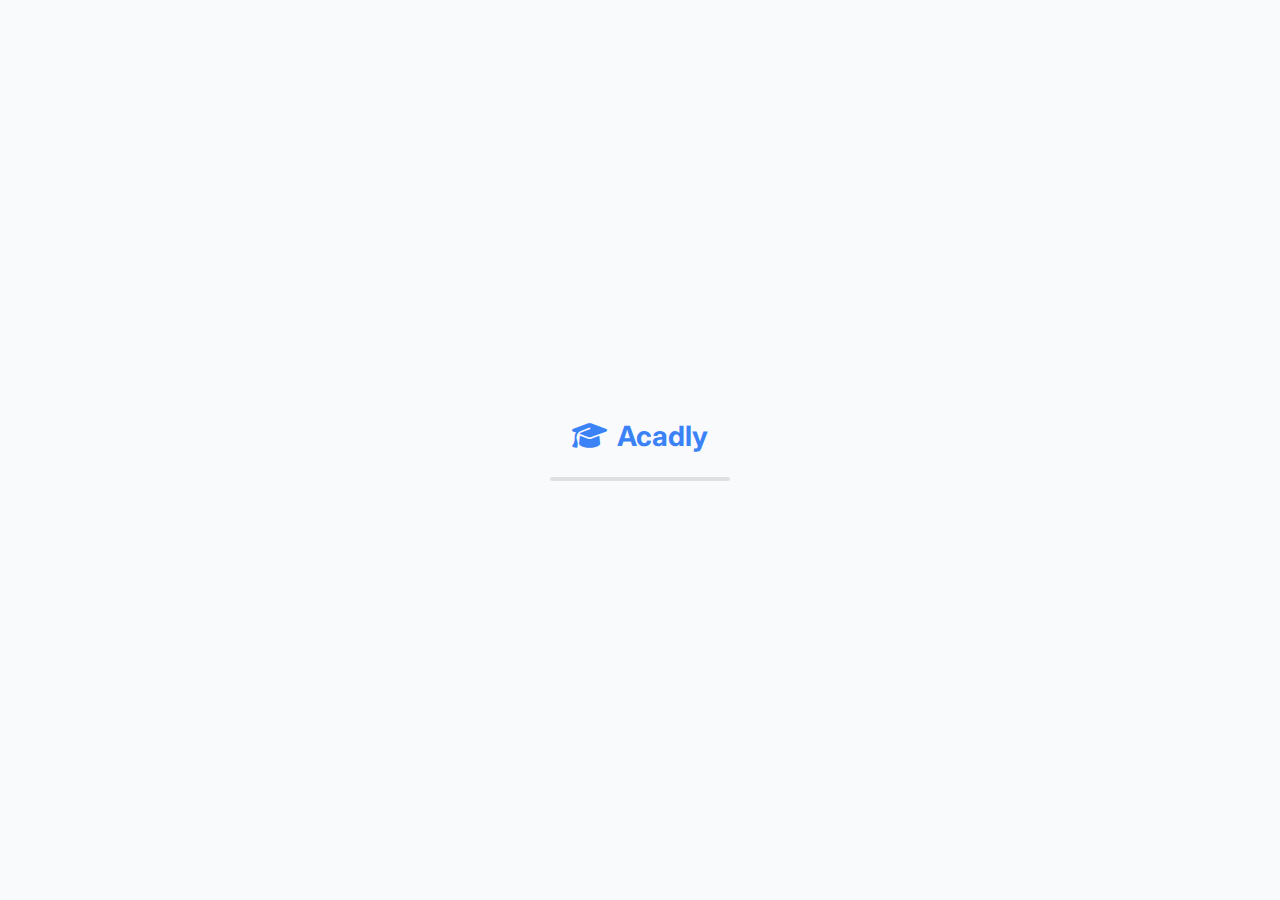
<file: index.html>
<!DOCTYPE html>
<html lang="pt-BR">

<head>
    <meta charset="UTF-8">
    <meta name="viewport" content="width=device-width, initial-scale=1.0">
    <title>Acadly - Revolucionando sua Vida Acadêmica</title>
    <link rel="stylesheet" href="https://cdnjs.cloudflare.com/ajax/libs/font-awesome/6.4.0/css/all.min.css">
    <link href="https://fonts.googleapis.com/css2?family=Inter:wght@300;400;500;600;700;800&display=swap"
        rel="stylesheet">
    <style>
        :root {
            --primary: #2563eb;
            --primary-light: #3b82f6;
            --primary-dark: #1d4ed8;
            --primary-extra-light: #93c5fd;
            --dark: #020617;
            --darker: #030712;
            --light: #e2e8f0;
            --lighter: #f8fafc;
            --card-bg: rgba(15, 23, 42, 0.8);
            --card-border: rgba(59, 130, 246, 0.2);
            --text: #f8fafc;
            --text-secondary: #94a3b8;
            --bg: #010409;
            --bg-gradient: linear-gradient(135deg, #020617 0%, #030712 100%);
            --border-radius: 12px;
            --transition: all 0.3s cubic-bezier(0.4, 0, 0.2, 1);
            --shadow: 0 4px 6px -1px rgba(0, 0, 0, 0.1), 0 2px 4px -1px rgba(0, 0, 0, 0.06);
            --success: #10b981;
            --warning: #f59e0b;
            --error: #ef4444;
        }

        .light-mode {
            --primary: #3b82f6;
            --primary-light: #60a5fa;
            --primary-dark: #2563eb;
            --primary-extra-light: #bfdbfe;
            --dark: #ffffff;
            --darker: #f8fafc;
            --light: #1e293b;
            --lighter: #0f172a;
            --card-bg: rgba(255, 255, 255, 0.95);
            --card-border: rgba(203, 213, 225, 0.5);
            --text: #1e293b;
            --text-secondary: #64748b;
            --bg: #f8fafc;
            --bg-gradient: linear-gradient(135deg, #f1f5f9 0%, #e2e8f0 100%);
            --shadow: 0 4px 6px -1px rgba(0, 0, 0, 0.05), 0 2px 4px -1px rgba(0, 0, 0, 0.02);
            --success: #059669;
            --warning: #d97706;
            --error: #dc2626;
        }

        * {
            margin: 0;
            padding: 0;
            box-sizing: border-box;
            font-family: 'Inter', -apple-system, BlinkMacSystemFont, sans-serif;
        }

        body {
            background: var(--bg);
            color: var(--text);
            min-height: 100vh;
            overflow-x: hidden;
            display: flex;
            flex-direction: column;
            transition: background 0.3s ease, color 0.3s ease;
            position: relative;
        }

        /* Efeito de gradiente simplificado */
        .gradient-bg {
            position: fixed;
            top: 0;
            left: 0;
            width: 100%;
            height: 100%;
            z-index: -2;
            background: var(--bg-gradient);
        }

        header {
            padding: 16px 24px;
            display: flex;
            justify-content: space-between;
            align-items: center;
            background-color: var(--dark);
            position: relative;
            z-index: 10;
            box-shadow: var(--shadow);
            border-bottom: 1px solid var(--card-border);
            transition: var(--transition);
        }

        .light-mode header {
            background-color: var(--dark);
            border-bottom: 1px solid var(--card-border);
        }

        .logo {
            display: flex;
            align-items: center;
            gap: 10px;
            font-size: 22px;
            font-weight: 700;
            color: var(--primary-light);
            text-decoration: none;
            transition: var(--transition);
        }

        .logo:hover {
            color: var(--primary);
            transform: scale(1.02);
        }

        .logo i {
            font-size: 24px;
            transition: var(--transition);
        }

        .header-controls {
            display: flex;
            gap: 12px;
            align-items: center;
        }

        .theme-toggle {
            width: 44px;
            height: 24px;
            background-color: var(--card-bg);
            border-radius: 50px;
            position: relative;
            cursor: pointer;
            border: none;
            display: flex;
            align-items: center;
            padding: 0 4px;
            transition: var(--transition);
            border: 1px solid var(--card-border);
        }

        .theme-toggle::after {
            content: '';
            position: absolute;
            width: 18px;
            height: 18px;
            border-radius: 50%;
            background-color: var(--primary-light);
            left: 3px;
            transition: var(--transition);
        }

        .light-mode .theme-toggle::after {
            left: calc(100% - 21px);
            background-color: var(--primary);
        }

        .github-btn {
            display: flex;
            align-items: center;
            gap: 8px;
            padding: 8px 14px;
            background-color: var(--card-bg);
            color: var(--text);
            border-radius: var(--border-radius);
            text-decoration: none;
            font-weight: 600;
            font-size: 14px;
            transition: var(--transition);
            border: 1px solid var(--card-border);
        }

        .github-btn:hover {
            background-color: var(--primary);
            color: white;
        }

        main {
            flex: 1;
            display: flex;
            flex-direction: column;
            justify-content: center;
            padding: 24px;
            overflow: hidden;
            position: relative;
        }

        .hero {
            text-align: center;
            margin-bottom: 32px;
            padding: 0 20px;
            position: relative;
            z-index: 1;
        }

        .hero h1 {
            font-size: clamp(2rem, 2.5vw, 3rem);
            margin-bottom: 16px;
            color: var(--primary);
            line-height: 1.2;
            font-weight: 700;
        }

        .hero p {
            font-size: clamp(1rem, 2vw, 1.1rem);
            color: var(--text-secondary);
            max-width: 700px;
            margin: 0 auto;
            line-height: 1.6;
        }

        .tools-container {
            display: grid;
            grid-template-columns: repeat(auto-fit, minmax(240px, 1fr));
            gap: 16px;
            max-width: 1000px;
            margin: 0 auto;
            width: 100%;
            padding: 10px;
        }

        .tool-card {
            background-color: var(--card-bg);
            border-radius: var(--border-radius);
            padding: 24px;
            text-align: center;
            transition: var(--transition);
            border: 1px solid var(--card-border);
            box-shadow: var(--shadow);
            cursor: pointer;
            min-height: 220px;
            display: flex;
            flex-direction: column;
        }

        .tool-card:hover {
            transform: translateY(-5px);
            box-shadow: 0 10px 15px -3px rgba(0, 0, 0, 0.1);
            border-color: var(--primary-light);
        }

        .tool-icon {
            font-size: 2rem;
            margin-bottom: 16px;
            color: var(--primary);
            transition: var(--transition);
        }

        .tool-card:hover .tool-icon {
            transform: scale(1.1);
            color: var(--primary-light);
        }

        .tool-card h3 {
            font-size: 1.1rem;
            margin-bottom: 12px;
            color: var(--text);
            font-weight: 600;
        }

        .tool-card p {
            color: var(--text-secondary);
            font-size: 0.9rem;
            margin-bottom: 20px;
            flex-grow: 1;
            line-height: 1.6;
        }

        .tool-btn {
            display: inline-flex;
            align-items: center;
            justify-content: center;
            padding: 8px 16px;
            border-radius: var(--border-radius);
            background-color: var(--primary);
            color: white;
            font-weight: 600;
            text-decoration: none;
            transition: var(--transition);
            width: 100%;
            border: none;
            cursor: pointer;
            font-size: 0.9rem;
        }

        .tool-btn:hover {
            background-color: var(--primary-dark);
            transform: translateY(-2px);
        }

        .tool-btn i {
            margin-left: 8px;
            font-size: 0.8rem;
        }

        footer {
            text-align: center;
            padding: 16px;
            font-size: 0.85rem;
            color: var(--text-secondary);
            background-color: var(--darker);
            border-top: 1px solid var(--card-border);
        }

        footer a {
            color: var(--primary);
            text-decoration: none;
            transition: var(--transition);
        }

        footer a:hover {
            text-decoration: underline;
        }

        /* Modal simplificado */
        .modal {
            position: fixed;
            top: 0;
            left: 0;
            width: 100%;
            height: 100%;
            background-color: rgba(0, 0, 0, 0.5);
            display: flex;
            justify-content: center;
            align-items: center;
            z-index: 1000;
            opacity: 0;
            pointer-events: none;
            transition: opacity 0.3s ease;
        }

        .modal.active {
            opacity: 1;
            pointer-events: all;
        }

        .modal-content {
            background-color: var(--card-bg);
            border-radius: var(--border-radius);
            width: 90%;
            max-width: 450px;
            padding: 24px;
            position: relative;
            border: 1px solid var(--card-border);
            box-shadow: var(--shadow);
        }

        .close-modal {
            position: absolute;
            top: 16px;
            right: 16px;
            font-size: 1.5rem;
            background: none;
            border: none;
            cursor: pointer;
            color: var(--text-secondary);
            transition: var(--transition);
        }

        .close-modal:hover {
            color: var(--primary);
        }

        .modal h2 {
            margin-bottom: 16px;
            color: var(--primary);
            font-size: 1.5rem;
        }

        .modal p {
            margin-bottom: 16px;
            line-height: 1.6;
            color: var(--text);
            font-size: 0.95rem;
        }

        .modal ul {
            margin-bottom: 20px;
            padding-left: 20px;
            color: var(--text);
            list-style-type: none;
        }

        .modal ul li {
            margin-bottom: 10px;
            position: relative;
            padding-left: 24px;
            line-height: 1.6;
        }

        .modal ul li::before {
            content: '•';
            position: absolute;
            left: 0;
            color: var(--primary);
        }

        /* Notificação simplificada */
        .notification {
            position: fixed;
            bottom: 20px;
            right: 20px;
            background-color: var(--success);
            color: white;
            padding: 12px 20px;
            border-radius: var(--border-radius);
            box-shadow: var(--shadow);
            display: flex;
            align-items: center;
            gap: 10px;
            transform: translateY(100px);
            opacity: 0;
            transition: transform 0.3s ease, opacity 0.3s ease;
            z-index: 100;
            max-width: 300px;
        }

        .notification.show {
            transform: translateY(0);
            opacity: 1;
        }

        .notification.error {
            background-color: var(--error);
        }

        .notification.warning {
            background-color: var(--warning);
        }

        /* Loading screen simplificada */
        .loading-screen {
            position: fixed;
            top: 0;
            left: 0;
            width: 100%;
            height: 100%;
            background: var(--bg);
            display: flex;
            flex-direction: column;
            justify-content: center;
            align-items: center;
            z-index: 9999;
            transition: opacity 0.3s ease, visibility 0.3s ease;
        }

        .loading-logo {
            display: flex;
            align-items: center;
            gap: 10px;
            font-size: 28px;
            font-weight: 700;
            color: var(--primary);
            margin-bottom: 24px;
        }

        .loading-bar {
            width: 180px;
            height: 4px;
            background: rgba(0, 0, 0, 0.1);
            border-radius: 2px;
            overflow: hidden;
            position: relative;
        }

        .loading-progress {
            position: absolute;
            top: 0;
            left: 0;
            height: 100%;
            width: 0;
            background: var(--primary);
            transition: width 0.3s ease;
            animation: loading 1.5s ease-in-out forwards;
        }

        @keyframes loading {
            0% {
                width: 0;
            }

            100% {
                width: 100%;
            }
        }

        /* Responsividade */
        @media (max-width: 768px) {
            header {
                padding: 14px 20px;
            }

            .logo {
                font-size: 20px;
            }

            .logo i {
                font-size: 22px;
            }

            .github-btn span {
                display: none;
            }

            .github-btn {
                padding: 8px;
            }

            .tools-container {
                grid-template-columns: 1fr 1fr;
                gap: 14px;
                padding: 8px;
            }

            .tool-card {
                padding: 20px;
                min-height: 200px;
            }

            .hero h1 {
                font-size: 1.8rem;
            }
        }

        @media (max-width: 480px) {
            .tools-container {
                grid-template-columns: 1fr;
            }

            .hero h1 {
                font-size: 1.6rem;
            }

            .hero p {
                font-size: 0.95rem;
            }
        }
    </style>
</head>

<body class="dark-mode">
    <div class="gradient-bg"></div>

    <!-- Loading Screen -->
    <div class="loading-screen" id="loadingScreen">
        <div class="loading-logo">
            <i class="fas fa-graduation-cap"></i>
            <span>Acadly</span>
        </div>
        <div class="loading-bar">
            <div class="loading-progress"></div>
        </div>
    </div>

    <header>
        <a href="#" class="logo">
            <i class="fas fa-graduation-cap"></i>
            <span>Acadly</span>
        </a>

        <div class="header-controls">
            <button class="theme-toggle" id="themeToggle" aria-label="Alternar tema"></button>
            <a href="https://github.com/codedgabriel/acadly" target="_blank" class="github-btn">
                <i class="fab fa-github"></i>
                <span>Apoie</span>
            </a>
        </div>
    </header>

    <main>
        <div class="hero">
            <p>Tudo o que você precisa em um só lugar</p>
        </div>

        <div class="tools-container">

            <div class="tool-card" onclick="openTool('gerador-trabalho-escolar')">
                <div class="tool-icon">
                    <i class="fas fa-pencil-alt"></i>
                </div>
                <h3>Gerador de Trabalhos Escolar</h3>
                <p>Gere trabalhos prontos em PDF a partir de alguns inputs simples.</p>
                <button class="tool-btn" aria-label="Acessar Gerador de Trabalhos Acadêmicos">
                    Acessar <i class="fas fa-arrow-right"></i>
                </button>
            </div>            

            <div class="tool-card" onclick="openTool('gerador-trabalho-academico')">
                <div class="tool-icon">
                    <i class="fas fa-file-alt"></i>
                </div>
                <h3>Gerador de Trabalhos Acadêmicos</h3>
                <p>Crie trabalhos completos seguindo as normas da ABNT.</p>
                <button class="tool-btn" aria-label="Acessar Gerador de Trabalhos Acadêmicos">
                    Acessar <i class="fas fa-arrow-right"></i>
                </button>
            </div>

            <div class="tool-card" onclick="openTool('gerador-curriculo')">
                <div class="tool-icon">
                    <i class="fas fa-id-card-alt"></i>
                </div>
                <h3>Gerador de Currículo</h3>
                <p>Monte um currículo profissional em poucos minutos.</p>
                <button class="tool-btn" aria-label="Acessar Gerador de Currículo">
                    Acessar <i class="fas fa-arrow-right"></i>
                </button>
            </div>
            


        </div>
    </main>

    <footer>
        <a href="https://github.com/codedgabriel" target="_blank">codegabriel © 2025 acadly.com.br - Projeto
            open-source</a>
    </footer>

    <div class="modal" id="githubModal">
        <div class="modal-content">
            <button class="close-modal" onclick="closeModal()">&times;</button>
            <h2>Contribua com o Acadly</h2>
            <p>Este projeto é desenvolvido por codegabriel e sua contribuição é valiosa para revolucionar a educação!
            </p>
            <ul>
                <li>Dê uma estrela no GitHub para nos apoiar</li>
                <li>Reporte bugs ou problemas que encontrar</li>
                <li>Sugira novas funcionalidades inovadoras</li>
                <li>Contribua com código e melhore a plataforma</li>
            </ul>
            <a href="https://github.com/codedgabriel/acadly" target="_blank" class="tool-btn"
                style="text-decoration: none; display: inline-block;">
                <i class="fab fa-github"></i> Acessar Repositório
            </a>
        </div>
    </div>

    <div class="notification" id="notification">
        <i class="fas fa-check-circle"></i>
        <span id="notificationText">Bem-vindo ao Acadly!</span>
    </div>

    <script>
        // Toggle de tema simplificado
        const themeToggle = document.getElementById('themeToggle');
        const body = document.body;

        // Verificar preferência do usuário
        const prefersDark = window.matchMedia('(prefers-color-scheme: dark)').matches;
        const savedTheme = localStorage.getItem('theme');

        // Aplicar tema salvo ou preferência do sistema
        if (savedTheme) {
            body.classList.add(savedTheme);
        } else {
            body.classList.add(prefersDark ? 'dark-mode' : 'light-mode');
        }

        // Alternar tema
        themeToggle.addEventListener('click', () => {
            if (body.classList.contains('light-mode')) {
                body.classList.remove('light-mode');
                body.classList.add('dark-mode');
                localStorage.setItem('theme', 'dark-mode');
                showNotification('Modo escuro ativado');
            } else {
                body.classList.remove('dark-mode');
                body.classList.add('light-mode');
                localStorage.setItem('theme', 'light-mode');
                showNotification('Modo claro ativado');
            }
        });

        // Abrir ferramenta
        function openTool(tool) {
            if (tool === 'github') {
                document.getElementById('githubModal').classList.add('active');
            } else {
                const toolNames = {
                    'gerador-trabalho-escolar': 'Gerador de Trabalhos Escolar',
                    'gerador-trabalho-academico': 'Gerador de Trabalhos Acadêmicos',
                    'gerador-curriculo': 'Gerador de Currículo'
                };

                showNotification(`Abrindo: ${toolNames[tool]}`);

                if(tool === 'gerador-trabalho-escolar') {
                    window.open('tools/gerador-de-trabalho-escolar.html', '_blank');
                }

                if(tool === 'gerador-trabalho-academico') {
                    window.open('tools/gerador-de-trabalho-academico.html', '_blank');
                }

                if(tool === 'gerador-curriculo') {
                    window.open('tools/gerador-de-curriculo.html', '_blank');
                }
            }
        }

        // Fechar modal
        function closeModal() {
            const modal = document.getElementById('githubModal');
            modal.classList.remove('active');
        }

        // Mostrar modal do GitHub após 30 segundos
        setTimeout(() => {
            const alreadyShown = localStorage.getItem('githubModalShown');
            if (!alreadyShown) {
                document.getElementById('githubModal').classList.add('active');
                localStorage.setItem('githubModalShown', 'true');
            }
        }, 30000);

        // Notificação
        function showNotification(message, type = 'success') {
            const notification = document.getElementById('notification');
            const notificationText = document.getElementById('notificationText');

            notificationText.textContent = message;
            notification.className = `notification ${type}`;
            notification.classList.add('show');

            setTimeout(() => {
                notification.classList.remove('show');
            }, 3000);
        }

        // Loading screen
        window.addEventListener('load', () => {
            setTimeout(() => {
                const loadingScreen = document.getElementById('loadingScreen');
                loadingScreen.style.opacity = '0';
                loadingScreen.style.visibility = 'hidden';

                // Mostrar notificação de boas-vindas
                setTimeout(() => {
                    showNotification('Bem-vindo ao Acadly! bom proveito as ferramentas.');
                }, 500);
            }, 1500);
        });
    </script>
</body>

</html>
</file>
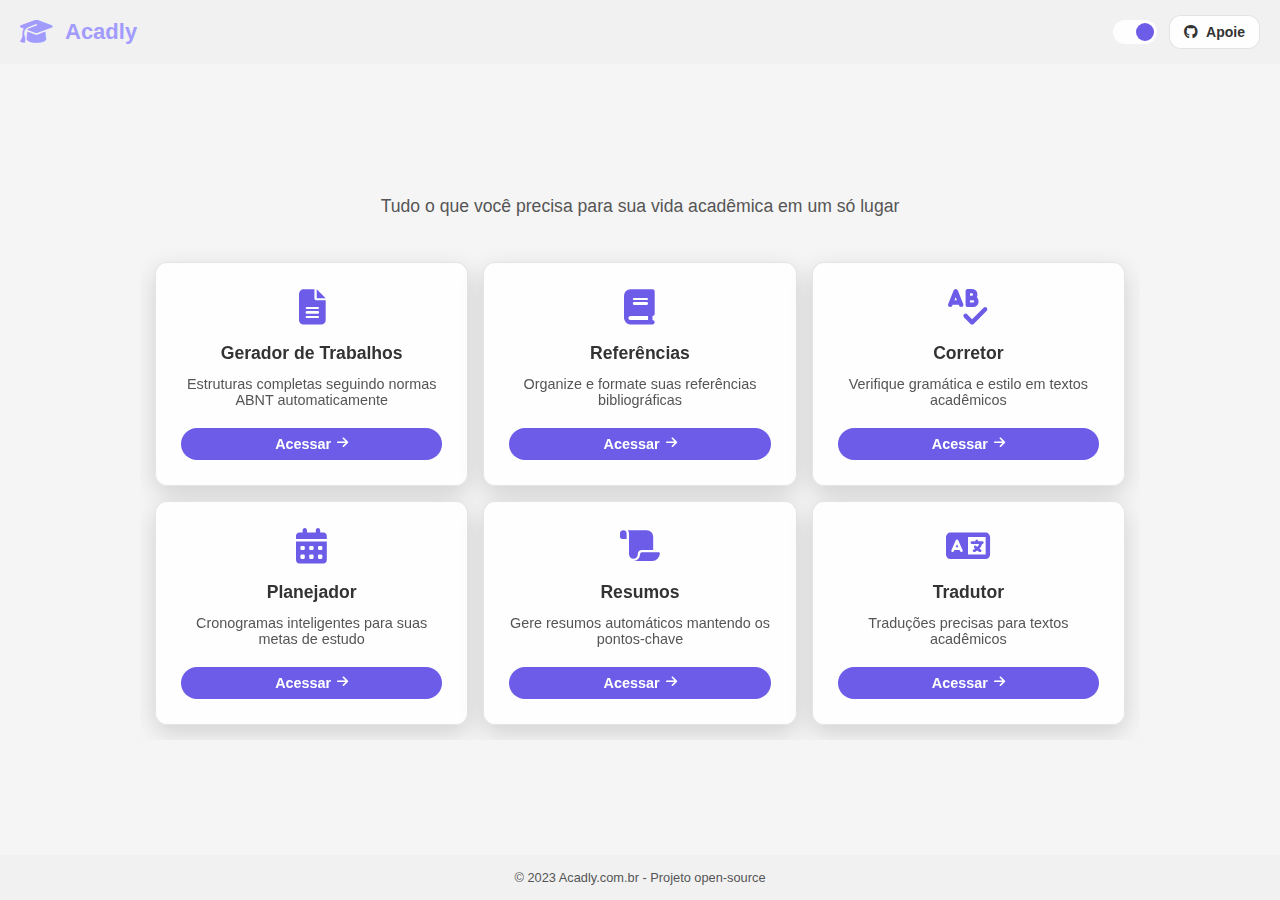
<file: acadly.html>
<!DOCTYPE html>
<html lang="pt-BR">
<head>
    <meta charset="UTF-8">
    <meta name="viewport" content="width=device-width, initial-scale=1.0">
    <title>Acadly - Hub de Ferramentas Acadêmicas</title>
    <link rel="stylesheet" href="https://cdnjs.cloudflare.com/ajax/libs/font-awesome/6.4.0/css/all.min.css">
    <style>
        :root {
            --primary: #6c5ce7;
            --primary-light: #a29bfe;
            --primary-dark: #5649be;
            --dark: #1a1a2e;
            --darker: #16213e;
            --light: #e2e2e2;
            --lighter: #f8f9fa;
            --card-bg: rgba(30, 30, 60, 0.7);
            --card-border: rgba(255, 255, 255, 0.1);
            --text: #f0f0f0;
            --text-secondary: #b8b8b8;
            --bg: #0f0f23;
            --border-radius: 12px;
            --transition: all 0.4s cubic-bezier(0.175, 0.885, 0.32, 1.1);
        }

        .light-mode {
            --primary: #6c5ce7;
            --primary-light: #a29bfe;
            --primary-dark: #5649be;
            --dark: #ffffff;
            --darker: #f1f1f1;
            --light: #1a1a2e;
            --lighter: #16213e;
            --card-bg: rgba(255, 255, 255, 0.9);
            --card-border: rgba(0, 0, 0, 0.1);
            --text: #333333;
            --text-secondary: #555555;
            --bg: #f5f5f5;
        }

        * {
            margin: 0;
            padding: 0;
            box-sizing: border-box;
            font-family: 'Inter', -apple-system, BlinkMacSystemFont, sans-serif;
        }

        body {
            background-color: var(--bg);
            color: var(--text);
            height: 100vh;
            overflow: hidden;
            display: flex;
            flex-direction: column;
            transition: background-color 0.5s ease, color 0.5s ease;
        }

        header {
            padding: 15px 20px;
            display: flex;
            justify-content: space-between;
            align-items: center;
            background-color: var(--darker);
            position: relative;
            z-index: 10;
        }

        .logo {
            display: flex;
            align-items: center;
            gap: 12px;
            font-size: 22px;
            font-weight: 800;
            color: var(--primary-light);
            text-decoration: none;
            transition: var(--transition);
        }

        .logo:hover {
            transform: scale(1.05);
            color: var(--primary);
        }

        .logo i {
            font-size: 26px;
        }

        .header-controls {
            display: flex;
            gap: 12px;
            align-items: center;
        }

        .theme-toggle {
            width: 44px;
            height: 24px;
            background-color: var(--card-bg);
            border-radius: 50px;
            position: relative;
            cursor: pointer;
            border: none;
            display: flex;
            align-items: center;
            padding: 0 4px;
            transition: var(--transition);
        }

        .theme-toggle::after {
            content: '';
            position: absolute;
            width: 18px;
            height: 18px;
            border-radius: 50%;
            background-color: var(--primary);
            left: 3px;
            transition: var(--transition);
        }

        .light-mode .theme-toggle::after {
            left: calc(100% - 21px);
            background-color: var(--primary);
        }

        .github-btn {
            display: flex;
            align-items: center;
            gap: 8px;
            padding: 8px 14px;
            background-color: var(--card-bg);
            color: var(--text);
            border-radius: var(--border-radius);
            text-decoration: none;
            font-weight: 600;
            font-size: 14px;
            transition: var(--transition);
            border: 1px solid var(--card-border);
        }

        .github-btn:hover {
            transform: translateY(-2px);
            background-color: var(--primary);
            color: white;
        }

        main {
            flex: 1;
            display: flex;
            flex-direction: column;
            justify-content: center;
            padding: 20px;
            overflow: hidden;
        }

        .hero {
            text-align: center;
            margin-bottom: 30px;
            padding: 0 20px;
        }

        .hero h1 {
            font-size: clamp(2rem, 5vw, 3rem);
            margin-bottom: 16px;
            background: linear-gradient(45deg, var(--primary), var(--primary-light));
            -webkit-background-clip: text;
            background-clip: text;
            color: transparent;
            line-height: 1.2;
        }

        .hero p {
            font-size: clamp(0.9rem, 2vw, 1.1rem);
            color: var(--text-secondary);
            max-width: 700px;
            margin: 0 auto;
        }

        .tools-container {
            display: grid;
            grid-template-columns: repeat(auto-fit, minmax(240px, 1fr));
            gap: 15px;
            max-width: 1000px;
            margin: 0 auto;
            width: 100%;
            padding: 15px;
            max-height: 55vh;
            overflow-y: auto;
            scrollbar-width: thin;
            scrollbar-color: var(--primary) var(--darker);
        }

        .tools-container::-webkit-scrollbar {
            width: 6px;
        }

        .tools-container::-webkit-scrollbar-track {
            background: var(--darker);
            border-radius: 10px;
        }

        .tools-container::-webkit-scrollbar-thumb {
            background-color: var(--primary);
            border-radius: 10px;
        }

        .tool-card {
            background-color: var(--card-bg);
            border-radius: var(--border-radius);
            padding: 25px;
            text-align: center;
            transition: var(--transition);
            backdrop-filter: blur(8px);
            border: 1px solid var(--card-border);
            box-shadow: 0 8px 24px rgba(0, 0, 0, 0.15);
            cursor: pointer;
            min-height: 220px;
            display: flex;
            flex-direction: column;
        }

        .tool-card:hover {
            transform: translateY(-5px);
            box-shadow: 0 12px 28px rgba(0, 0, 0, 0.2);
            border-color: var(--primary);
        }

        .tool-icon {
            font-size: 2.2rem;
            margin-bottom: 15px;
            color: var(--primary);
            transition: var(--transition);
        }

        .tool-card:hover .tool-icon {
            transform: scale(1.1);
            color: var(--primary-light);
        }

        .tool-card h3 {
            font-size: 1.1rem;
            margin-bottom: 12px;
            color: var(--text);
        }

        .tool-card p {
            color: var(--text-secondary);
            font-size: 0.9rem;
            margin-bottom: 20px;
            flex-grow: 1;
        }

        .tool-btn {
            display: inline-flex;
            align-items: center;
            justify-content: center;
            padding: 8px 16px;
            border-radius: 50px;
            background-color: var(--primary);
            color: white;
            font-weight: 600;
            text-decoration: none;
            transition: var(--transition);
            width: 100%;
            border: none;
            cursor: pointer;
            font-size: 0.9rem;
        }

        .tool-btn:hover {
            background-color: var(--primary-dark);
            transform: translateY(-2px);
        }

        .tool-btn i {
            margin-left: 6px;
            font-size: 0.8rem;
        }

        footer {
            text-align: center;
            padding: 15px;
            font-size: 0.8rem;
            color: var(--text-secondary);
            background-color: var(--darker);
        }

        /* Modal */
        .modal {
            position: fixed;
            top: 0;
            left: 0;
            width: 100%;
            height: 100%;
            background-color: rgba(0, 0, 0, 0.8);
            display: flex;
            justify-content: center;
            align-items: center;
            z-index: 1000;
            opacity: 0;
            pointer-events: none;
            transition: opacity 0.3s ease;
            backdrop-filter: blur(5px);
        }

        .modal.active {
            opacity: 1;
            pointer-events: all;
        }

        .modal-content {
            background-color: var(--card-bg);
            border-radius: var(--border-radius);
            width: 90%;
            max-width: 450px;
            padding: 25px;
            position: relative;
            transform: scale(0.95);
            transition: transform 0.3s ease;
            border: 1px solid var(--card-border);
            backdrop-filter: blur(10px);
        }

        .modal.active .modal-content {
            transform: scale(1);
        }

        .close-modal {
            position: absolute;
            top: 15px;
            right: 15px;
            font-size: 1.3rem;
            background: none;
            border: none;
            cursor: pointer;
            color: var(--text-secondary);
        }

        .modal h2 {
            margin-bottom: 15px;
            color: var(--primary);
        }

        .modal p {
            margin-bottom: 20px;
            line-height: 1.6;
            color: var(--text);
        }

        .modal ul {
            margin-bottom: 20px;
            padding-left: 20px;
            color: var(--text);
        }

        .modal ul li {
            margin-bottom: 8px;
        }

        @media (max-width: 768px) {
            header {
                padding: 12px 15px;
            }
            
            .logo {
                font-size: 20px;
            }
            
            .logo i {
                font-size: 22px;
            }
            
            .github-btn span {
                display: none;
            }
            
            .github-btn i {
                margin-right: 0;
            }
            
            .tools-container {
                grid-template-columns: 1fr 1fr;
                max-height: 60vh;
                gap: 12px;
                padding: 10px;
            }
            
            .tool-card {
                padding: 20px;
                min-height: 200px;
            }
        }

        @media (max-width: 480px) {
            .tools-container {
                grid-template-columns: 1fr;
            }
            
            .hero h1 {
                font-size: 1.8rem;
            }
            
            .hero p {
                font-size: 0.95rem;
            }
        }
    </style>
</head>
<body class="dark-mode">
    <header>
        <a href="#" class="logo">
            <i class="fas fa-graduation-cap"></i>
            <span>Acadly</span>
        </a>
        
        <div class="header-controls">
            <button class="theme-toggle" id="themeToggle" aria-label="Alternar tema"></button>
            <a href="https://github.com/codedgabriel/acadly" target="_blank" class="github-btn">
                <i class="fab fa-github"></i>
                <span>Apoie</span>
            </a>
        </div>
    </header>

    <main>
        <div class="hero">
            <h1></h1>
            <p>Tudo o que você precisa para sua vida acadêmica em um só lugar</p>
        </div>

        <div class="tools-container">
            <div class="tool-card" onclick="openTool('gerador-trabalhos')">
                <div class="tool-icon">
                    <i class="fas fa-file-alt"></i>
                </div>
                <h3>Gerador de Trabalhos</h3>
                <p>Estruturas completas seguindo normas ABNT automaticamente</p>
                <button class="tool-btn">Acessar <i class="fas fa-arrow-right"></i></button>
            </div>
            
            <div class="tool-card" onclick="openTool('organizador-referencias')">
                <div class="tool-icon">
                    <i class="fas fa-book"></i>
                </div>
                <h3>Referências</h3>
                <p>Organize e formate suas referências bibliográficas</p>
                <button class="tool-btn">Acessar <i class="fas fa-arrow-right"></i></button>
            </div>
            
            <div class="tool-card" onclick="openTool('corretor-ortografico')">
                <div class="tool-icon">
                    <i class="fas fa-spell-check"></i>
                </div>
                <h3>Corretor</h3>
                <p>Verifique gramática e estilo em textos acadêmicos</p>
                <button class="tool-btn">Acessar <i class="fas fa-arrow-right"></i></button>
            </div>
            
            <div class="tool-card" onclick="openTool('planejador-estudos')">
                <div class="tool-icon">
                    <i class="fas fa-calendar-alt"></i>
                </div>
                <h3>Planejador</h3>
                <p>Cronogramas inteligentes para suas metas de estudo</p>
                <button class="tool-btn">Acessar <i class="fas fa-arrow-right"></i></button>
            </div>
            
            <div class="tool-card" onclick="openTool('gerador-resumos')">
                <div class="tool-icon">
                    <i class="fas fa-scroll"></i>
                </div>
                <h3>Resumos</h3>
                <p>Gere resumos automáticos mantendo os pontos-chave</p>
                <button class="tool-btn">Acessar <i class="fas fa-arrow-right"></i></button>
            </div>
            
            <div class="tool-card" onclick="openTool('tradutor-academico')">
                <div class="tool-icon">
                    <i class="fas fa-language"></i>
                </div>
                <h3>Tradutor</h3>
                <p>Traduções precisas para textos acadêmicos</p>
                <button class="tool-btn">Acessar <i class="fas fa-arrow-right"></i></button>
            </div>
        </div>
    </main>

    <footer>
        <p>© 2023 Acadly.com.br - Projeto open-source</p>
    </footer>

    <div class="modal" id="githubModal">
        <div class="modal-content">
            <button class="close-modal" onclick="closeModal()">&times;</button>
            <h2>Contribua com o Acadly</h2>
            <p>Este projeto é desenvolvido pela comunidade e sua contribuição é valiosa!</p>
            <ul>
                <li>⭐ Dê uma estrela no GitHub</li>
                <li>🐛 Reporte bugs ou problemas</li>
                <li>💡 Sugira novas funcionalidades</li>
                <li>👨‍💻 Contribua com código</li>
            </ul>
            <a href="https://github.com/codedgabriel/acadly" target="_blank" class="tool-btn" style="text-decoration: none; display: inline-block;">
                <i class="fab fa-github"></i> Acessar Repositório
            </a>
        </div>
    </div>

    <script>
        // Toggle de tema
        const themeToggle = document.getElementById('themeToggle');
        const body = document.body;
        
        // Verificar preferência do usuário
        const prefersDark = window.matchMedia('(prefers-color-scheme: dark)').matches;
        const savedTheme = localStorage.getItem('theme');
        
        // Aplicar tema salvo ou preferência do sistema
        if (savedTheme) {
            body.classList.add(savedTheme);
        } else {
            body.classList.add(prefersDark ? 'dark-mode' : 'light-mode');
        }
        
        // Alternar tema
        themeToggle.addEventListener('click', () => {
            if (body.classList.contains('light-mode')) {
                body.classList.remove('light-mode');
                body.classList.add('dark-mode');
                localStorage.setItem('theme', 'dark-mode');
            } else {
                body.classList.remove('dark-mode');
                body.classList.add('light-mode');
                localStorage.setItem('theme', 'light-mode');
            }
        });
        
        // Abrir ferramenta
        function openTool(tool) {
            if (tool === 'github') {
                document.getElementById('githubModal').classList.add('active');
            } else {
                const toolNames = {
                    'gerador-trabalhos': 'Gerador de Trabalhos Acadêmicos',
                    'organizador-referencias': 'Organizador de Referências',
                    'corretor-ortografico': 'Corretor Ortográfico',
                    'planejador-estudos': 'Planejador de Estudos',
                    'gerador-resumos': 'Gerador de Resumos',
                    'tradutor-academico': 'Tradutor Acadêmico'
                };
                
                alert(`Abrindo: ${toolNames[tool]}\n\nEsta seria a ferramenta em funcionamento.`);
            }
        }

        // Fechar modal
        function closeModal() {
            document.getElementById('githubModal').classList.remove('active');
        }

        // Mostrar modal do GitHub após 45 segundos
        setTimeout(() => {
            const alreadyShown = localStorage.getItem('githubModalShown');
            if (!alreadyShown) {
                document.getElementById('githubModal').classList.add('active');
                localStorage.setItem('githubModalShown', 'true');
            }
        }, 45000);

        // Ajustar altura do container para caber na tela
        function adjustLayout() {
            const header = document.querySelector('header');
            const main = document.querySelector('main');
            const footer = document.querySelector('footer');
            
            if (header && main && footer) {
                const availableHeight = window.innerHeight - header.offsetHeight - footer.offsetHeight;
                main.style.maxHeight = `${availableHeight}px`;
                
                const hero = document.querySelector('.hero');
                const toolsContainer = document.querySelector('.tools-container');
                
                if (hero && toolsContainer) {
                    toolsContainer.style.maxHeight = `${availableHeight - hero.offsetHeight - 40}px`;
                }
            }
        }
        
        // Ajustar layout no carregamento e redimensionamento
        window.addEventListener('load', adjustLayout);
        window.addEventListener('resize', adjustLayout);
    </script>
</body>
</html>
</file>
